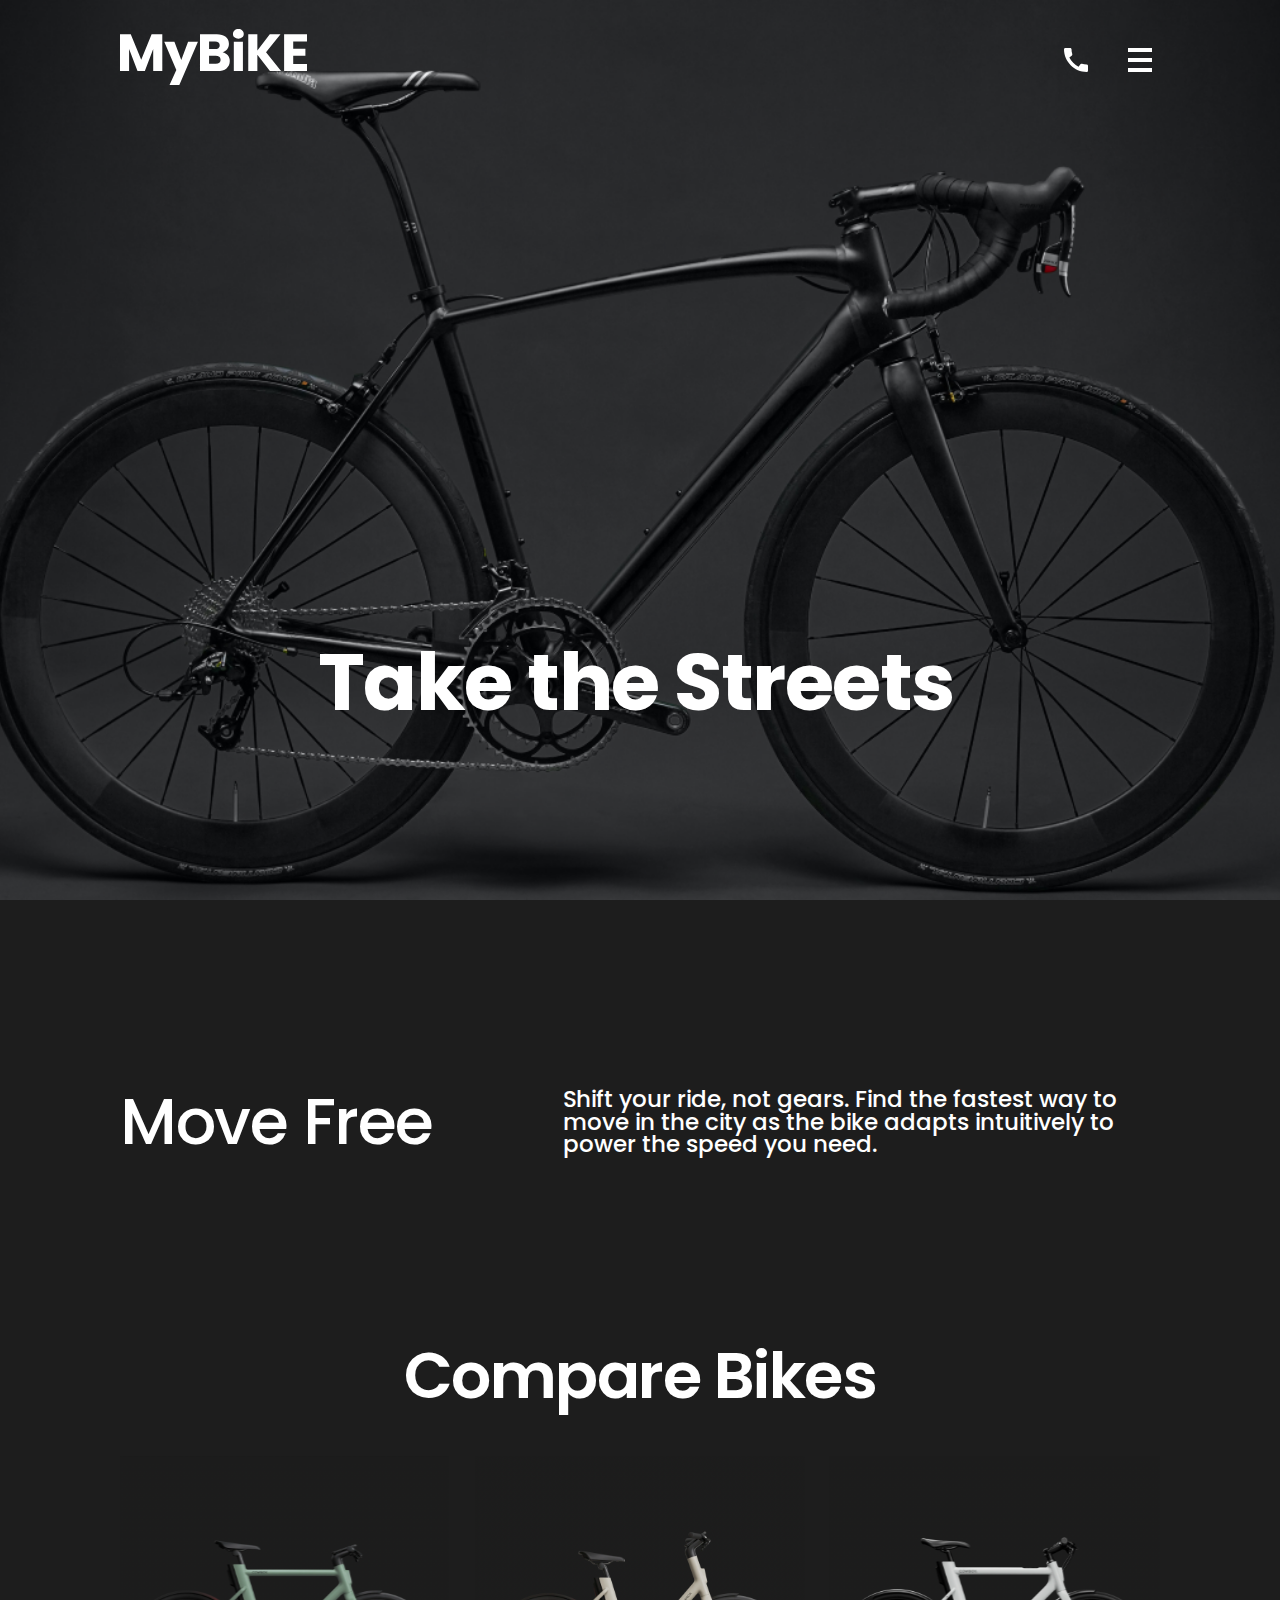
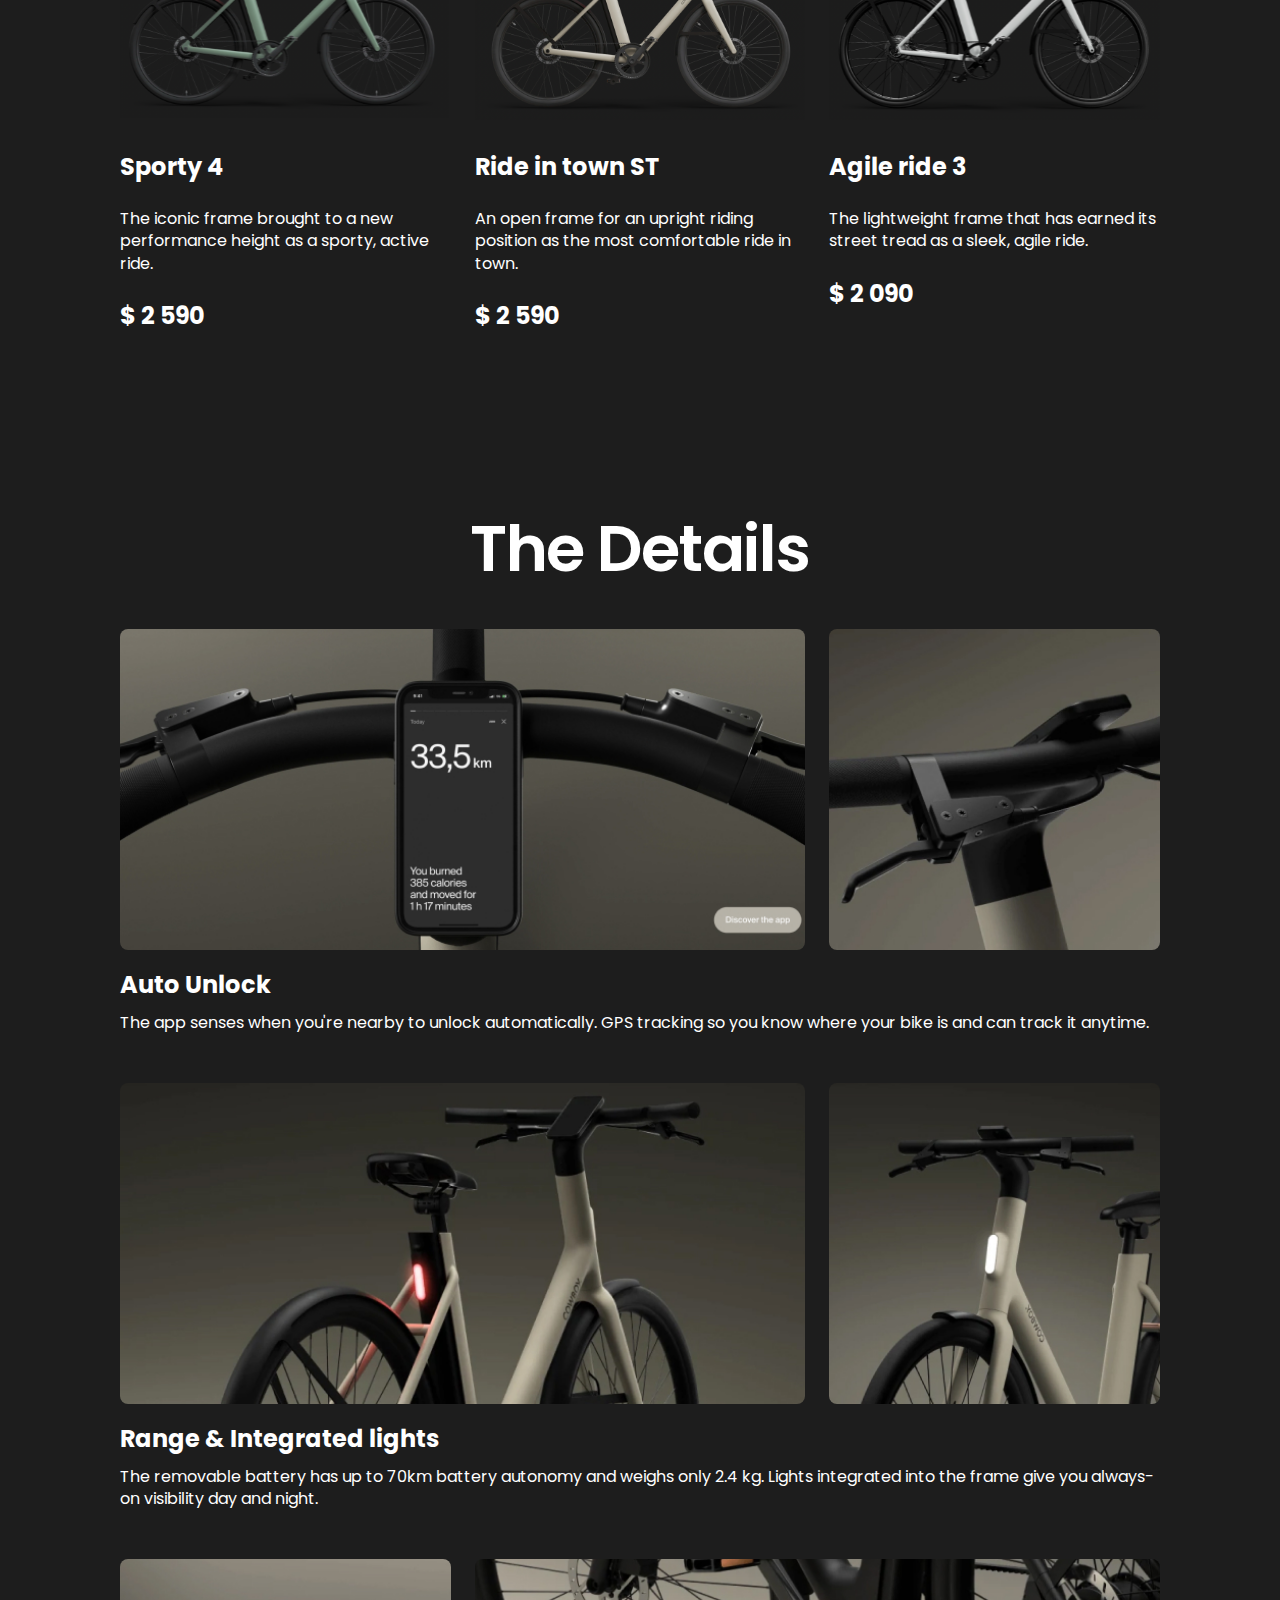
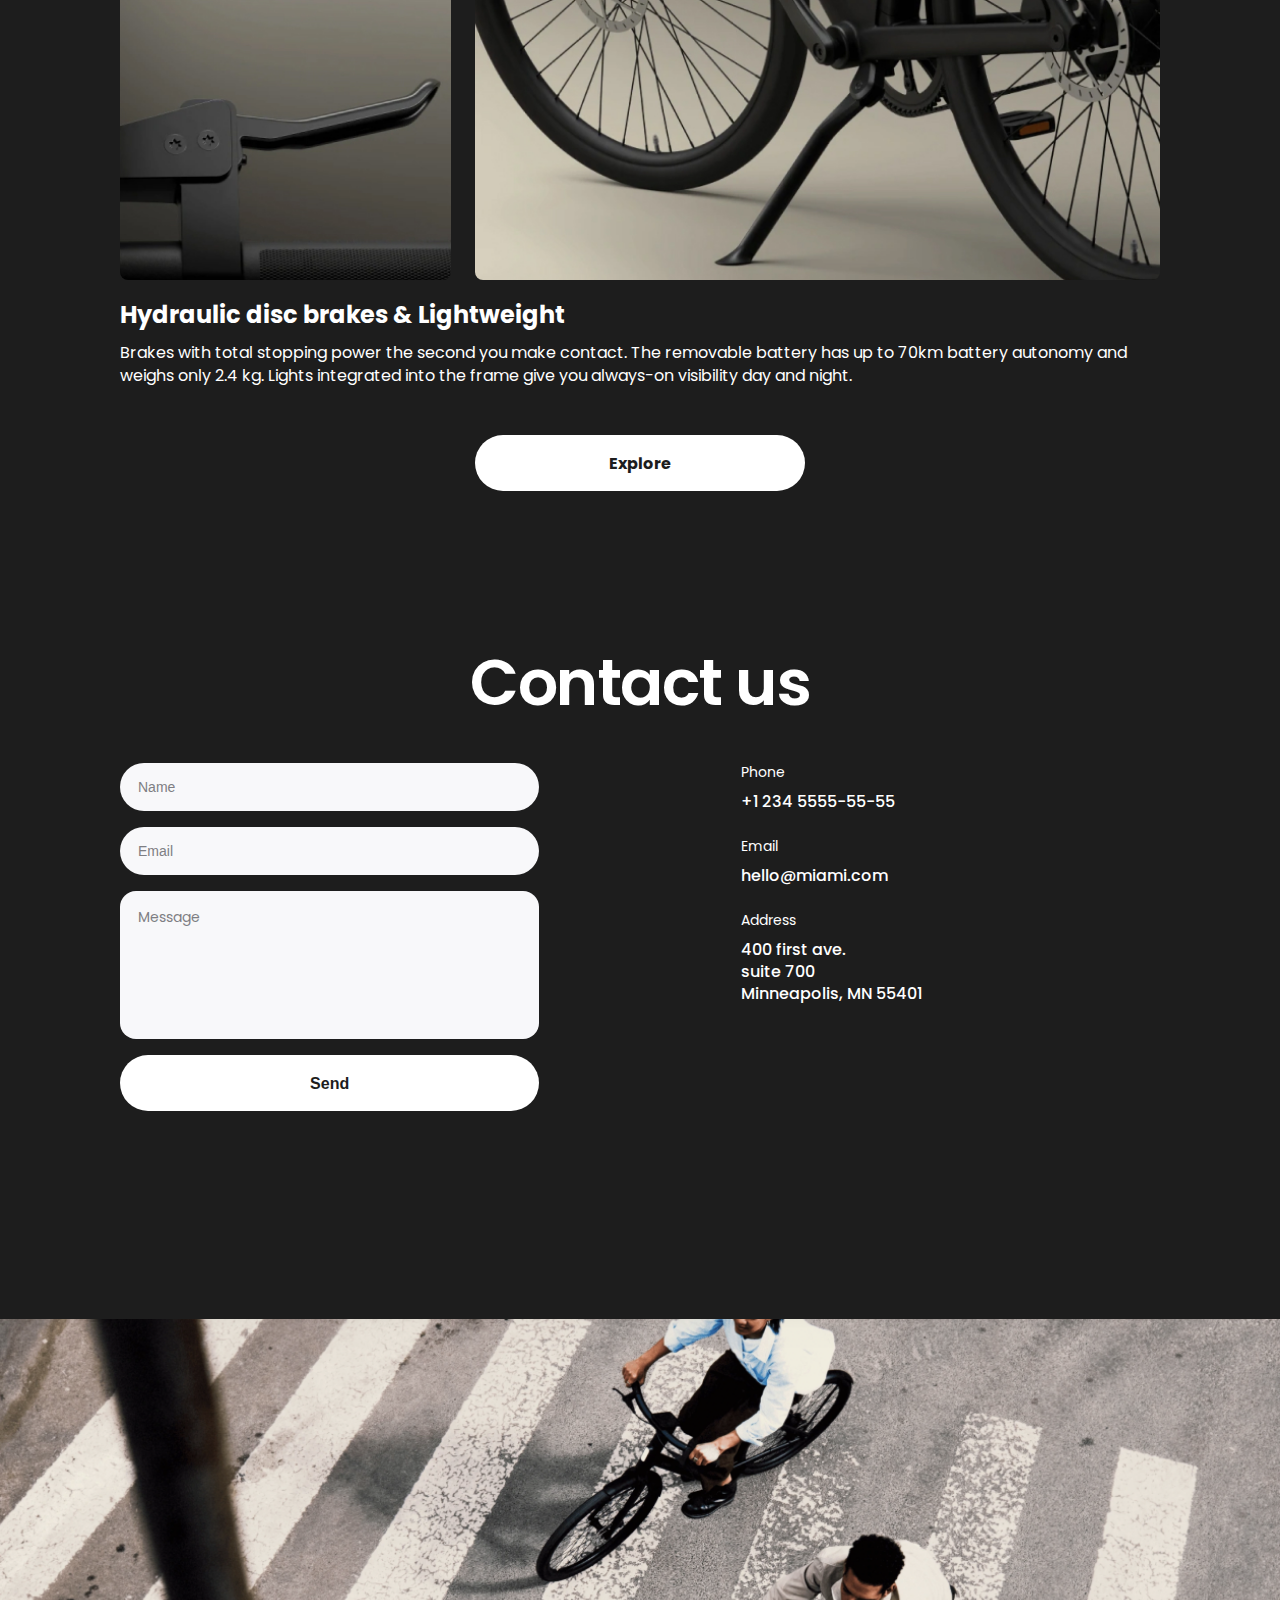
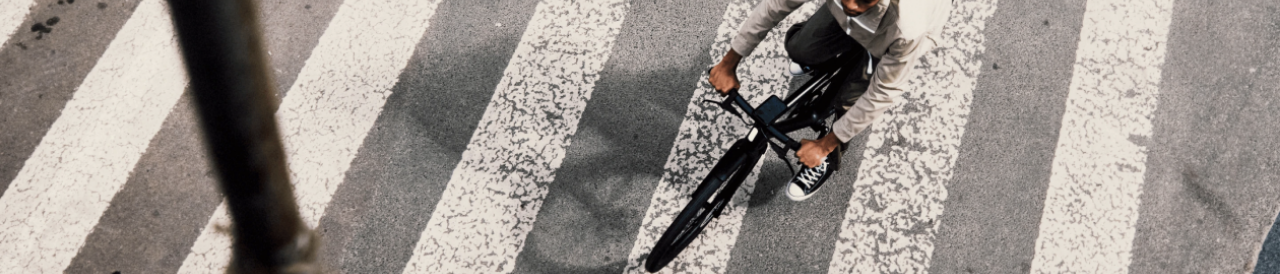
<file: index.html>
<!DOCTYPE html><html lang="en" class="page"><head><meta charset="utf-8"><meta name="viewport" content="width=device-width, initial-scale=1.0"><title>MyBike</title><link rel="preconnect" href="https://fonts.googleapis.com"><link rel="preconnect" href="https://fonts.gstatic.com" crossorigin><link href="https://fonts.googleapis.com/css2?family=Poppins:wght@400;500;600;700&display=swap" rel="stylesheet"><link rel="stylesheet" href="index.d3f5edc5.css"><script src="index.39ce8ae2.js" defer></script><link rel="icon" href="favicon.2bd4520d.svg"></head><body class="page__body"> <header class="header page__section"> <div class="container container--header"> <div class="header__content"> <div class="header__top top-actions"> <a href="#" class="logo"> <img src="logo_white.a806cd37.svg" alt="Take the Streets" class="logo__image"> </a> <div class="header__block"> <a href="tel:+1 234 555-55-55" class="header__call icon icon--phone"></a> <a href="#menu" class="icon icon--menu"></a> </div> </div> <h1 class="header__title"> Take the Streets </h1> </div> </div> </header> <nav class="menu page__menu" id="menu"> <div class="container"> <div class="menu__content"> <div class="menu__top top-actions"> <a href="#" class="logo"> <img src="logo_black.42b69e77.svg" alt="Take the Streets" class="logo__image"> </a> <div class="container__cross"> <a href="#" class="icon icon--cross"></a> </div> </div> <ul class="menu__list"> <li class="menu__item"> <a href="#" class="menu__link"> Home </a> </li> <li class="menu__item"> <a href="#about-us" class="menu__link"> About us </a> </li> <li class="menu__item"> <a href="#compare-bikes" class="menu__link"> Compare Bikes </a> </li> <li class="menu__item"> <a href="#details" class="menu__link"> Details </a> </li> <li class="menu__item"> <a href="#contact-us" class="menu__link"> Contacts </a> </li> </ul> <a href="tel:+1 234 5555-55-55" class="menu__call menu__call--phone"> +1 234 5555-55-55 </a> <a href="tel:+1 234 5555-55-55" class="menu__call menu__call--action"> Book a test ride </a> </div> </div> </nav> <main class="main"> <section class="about page__section" id="about-us"> <div class="container"> <div class="grid grid__description--about"> <div class="grid__item grid__item--desktop-1-5 grid__item--phone-1-3 grid__item--tablet-1-3"> <h2 class="about__title"> Move Free </h2> </div> <div class="grid__item grid__item--desktop-6-12 grid__item--phone-1-3 grid__item--tablet-4-6"> <p class="about__paragraph"> Shift your ride, not gears. Find the fastest way to move in the city as the bike adapts intuitively to power the speed you need. </p> </div> </div> </div> </section> <section class="compare page__section" id="compare-bikes"> <div class="container"> <h2 class="page__section--title"> Compare Bikes </h2> <div class="grid"> <div class="grid__item grid__item--desktop-1-4 grid__item--phone-1-3 grid__item--tablet-2-5"> <div class="compare"> <img src="card1.0f4c42d9.svg" alt="Sporty 4" class="compare__photo"> <h3 class="compare__name"> Sporty 4 </h3> <p class="compare__description"> The iconic frame brought to a new performance height as a sporty, active ride. </p> <h3 class="compare__price"> $ 2 590 </h3> </div> </div> <div class="grid__item grid__item--desktop-5-8 grid__item--phone-1-3 grid__item--tablet-2-5"> <div class="compare"> <img src="card2.fc2f909c.svg" alt="Ride in town ST" class="compare__photo"> <h3 class="compare__name"> Ride in town ST </h3> <p class="compare__description"> An open frame for an upright riding position as the most comfortable ride in town. </p> <h3 class="compare__price"> $ 2 590 </h3> </div> </div> <div class="grid__item grid__item--desktop-9-12 grid__item--phone-1-3 grid__item--tablet-2-5"> <div class="compare"> <img src="card3.5b1998fc.svg" alt="Agile ride 3" class="compare__photo"> <h3 class="compare__name"> Agile ride 3 </h3> <p class="compare__description"> The lightweight frame that has earned its street tread as a sleek, agile ride. </p> <h3 class="compare__price"> $ 2 090 </h3> </div> </div> </div> </div> </section> <section class="gallery page__section" id="details"> <div class="container container--gallery"> <h2 class="page__section--title"> The Details </h2> <div class="gallery__place place"> <div class="place__photos"> <div class="grid"> <div class="grid__item grid__item--desktop-1-8 grid__item--phone-1-1 grid__item--tablet-1-4"> <div class="place__photo-container"> <img src="1.ff132836.jpg" alt="Place 1" class="place__photo"> </div> </div> <div class="grid__item grid__item--desktop-9-12 grid__item--phone-2-2 grid__item--tablet-5-6"> <div class="place__photo-container"> <img src="2.92cde002.jpg" alt="Place 1" class="place__photo"> </div> </div> </div> </div> <div class="place__description"> <h3 class="place__description-title"> Auto Unlock </h3> <p class="place__description-text"> The app senses when you're nearby to unlock automatically. GPS tracking so you know where your bike is and can track it anytime. </p> </div> </div> <div class="gallery__place place"> <div class="place__photos"> <div class="grid"> <div class="grid__item grid__item--desktop-1-8 grid__item--phone-1-1 grid__item--tablet-1-4"> <div class="place__photo-container"> <img src="3.1ec6ebbf.jpg" alt="Place 2" class="place__photo"> </div> </div> <div class="grid__item grid__item--desktop-9-12 grid__item--phone-2-2 grid__item--tablet-5-6"> <div class="place__photo-container"> <img src="4.f4243ae4.jpg" alt="Place 2" class="place__photo"> </div> </div> </div> </div> <div class="place__description"> <h3 class="place__description-title"> Range & Integrated lights </h3> <p class="place__description-text"> The removable battery has up to 70km battery autonomy and weighs only 2.4 kg. Lights integrated into the frame give you always-on visibility day and night. </p> </div> </div> <div class="gallery__place place"> <div class="place__photos"> <div class="grid"> <div class="grid__item grid__item--desktop-1-4 grid__item--phone-1-1 grid__item--tablet-1-2"> <div class="place__photo-container"> <img src="5.f5626a58.jpg" alt="Place 3" class="place__photo"> </div> </div> <div class="grid__item grid__item--desktop-5-12 grid__item--phone-2-2 grid__item--tablet-3-6"> <div class="place__photo-container"> <img src="6.0403092b.jpg" alt="Place 3" class="place__photo"> </div> </div> </div> </div> <div class="place__description"> <h3 class="place__description-title"> Hydraulic disc brakes & Lightweight </h3> <p class="place__description-text"> Brakes with total stopping power the second you make contact. The removable battery has up to 70km battery autonomy and weighs only 2.4 kg. Lights integrated into the frame give you always-on visibility day and night. </p> </div> </div> <div class="grid"> <div class="grid__item grid__item--desktop-5-8 grid__item--phone-1-3 grid__item--tablet-2-5"> <a href="#" class="button"> Explore </a> </div> </div> </div> </section> <section class="contact-us page__section" id="contact-us"> <div class="container container__width"> <h2 class="page__section--title"> Contact us </h2> <div class="grid"> <div class="grid__item grid__item--desktop-1-5 grid__item--phone-1-3 grid__item--tablet-1-3"> <form method="get" id="form" action="#" class="contact-us__form"> <input name="name" type="text" placeholder="Name" class="contact-us__field form-field" required autocomplete="off" aria-autocomplete="none" minlength="4" maxlength="28"> <input name="email" type="email" placeholder="Email" class="contact-us__field form-field" required autocomplete="off" aria-autocomplete="none"> <textarea name="message" placeholder="Message" class="contact-us__field form-field form-field--textarea" required></textarea> <button class="button button--primary"> Send </button> </form> </div> <div class="grid__item grid__item--desktop-8-10 grid__item--phone-1-3 grid__item--tablet-4-5"> <div class="contact-us__info"> <div class="contact-us__info-title"> Phone </div> <a href="tel:+1 234 5555-55-55" class="contact-us__info-link"> +1 234 5555-55-55 </a> </div> <div class="contact-us__info"> <div class="contact-us__info-title"> Email </div> <a href="mailto:hello@miami.com" class="contact-us__info-link"> hello@miami.com </a> </div> <div class="contact-us__info"> <div class="contact-us__info-title"> Address </div> <a href="https://goo.gl/maps/AxBQYfYRKnzsFd8v6" target="_blank" class="contact-us__info-link"> 400 first ave. <br> suite 700 <br> Minneapolis, MN 55401 </a> </div> </div> </div> </div> </section> </main> <footer class="footer"></footer> </body></html>
</file>
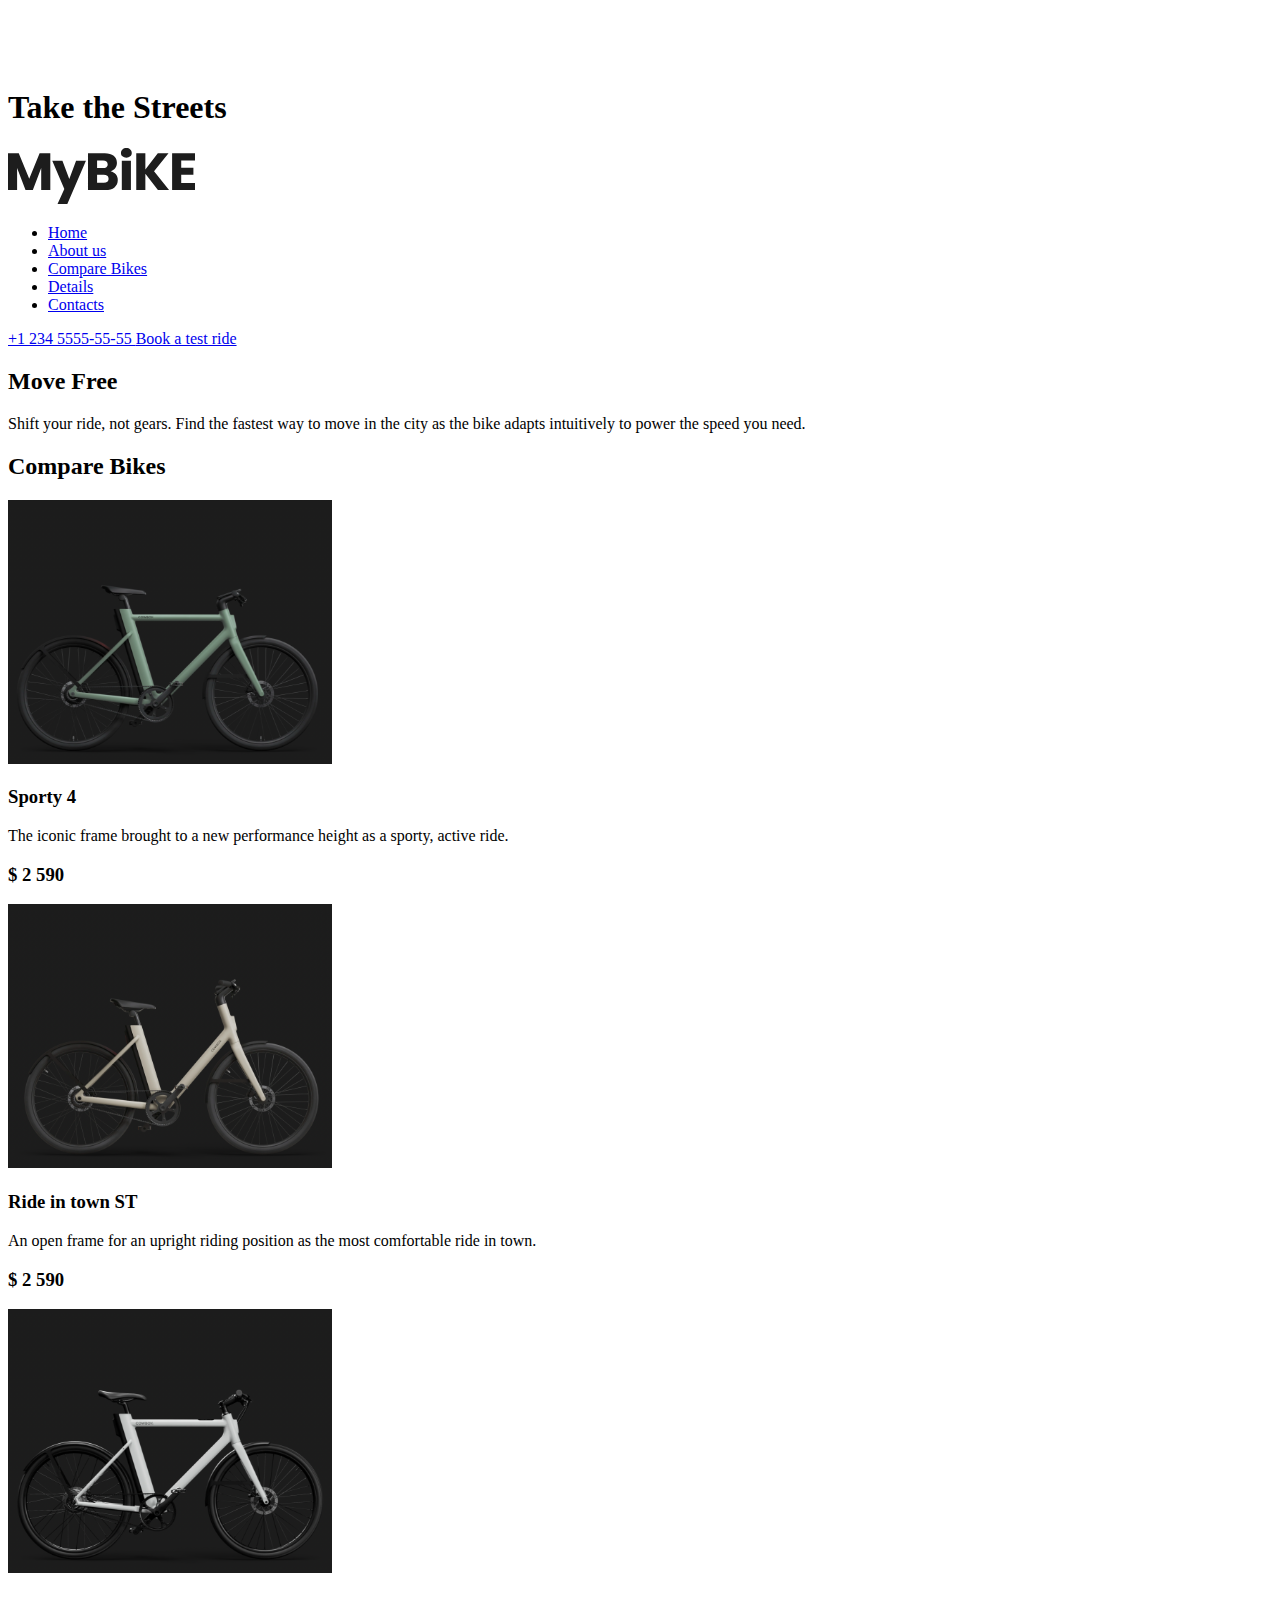
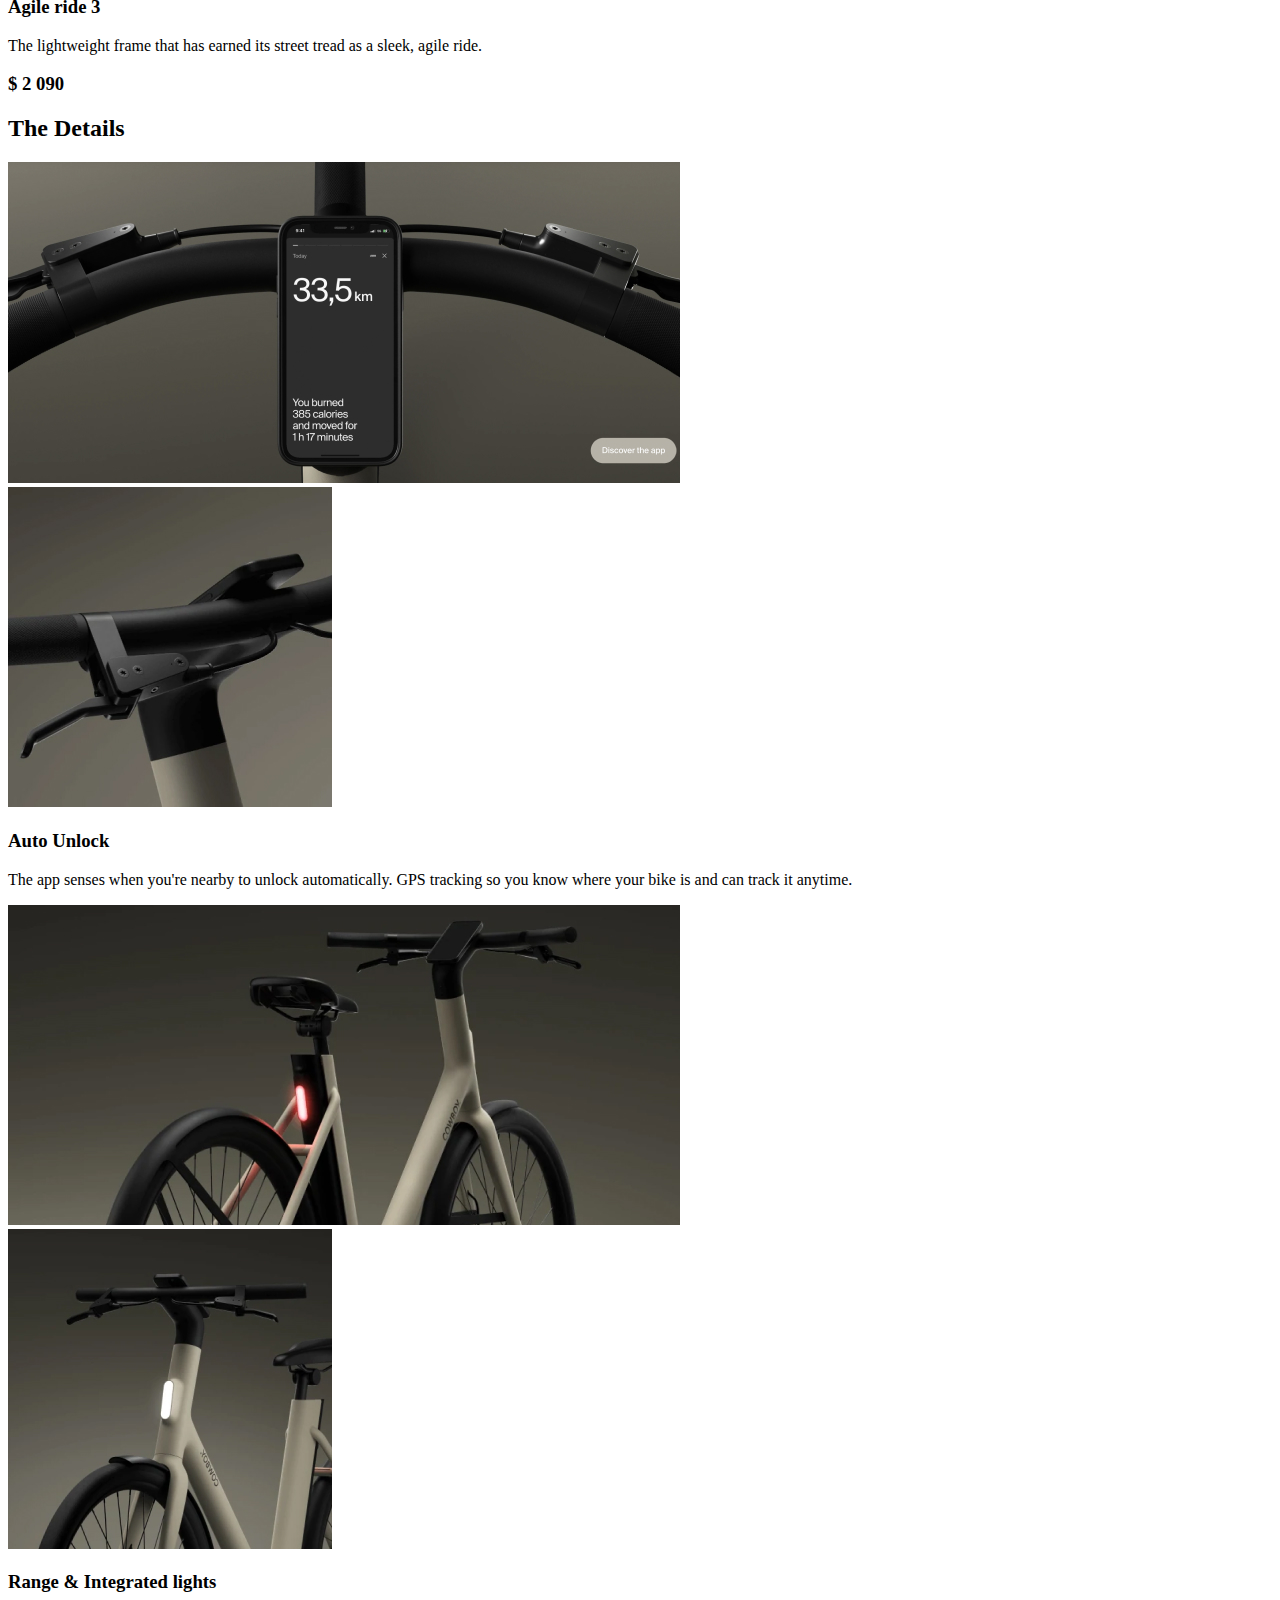
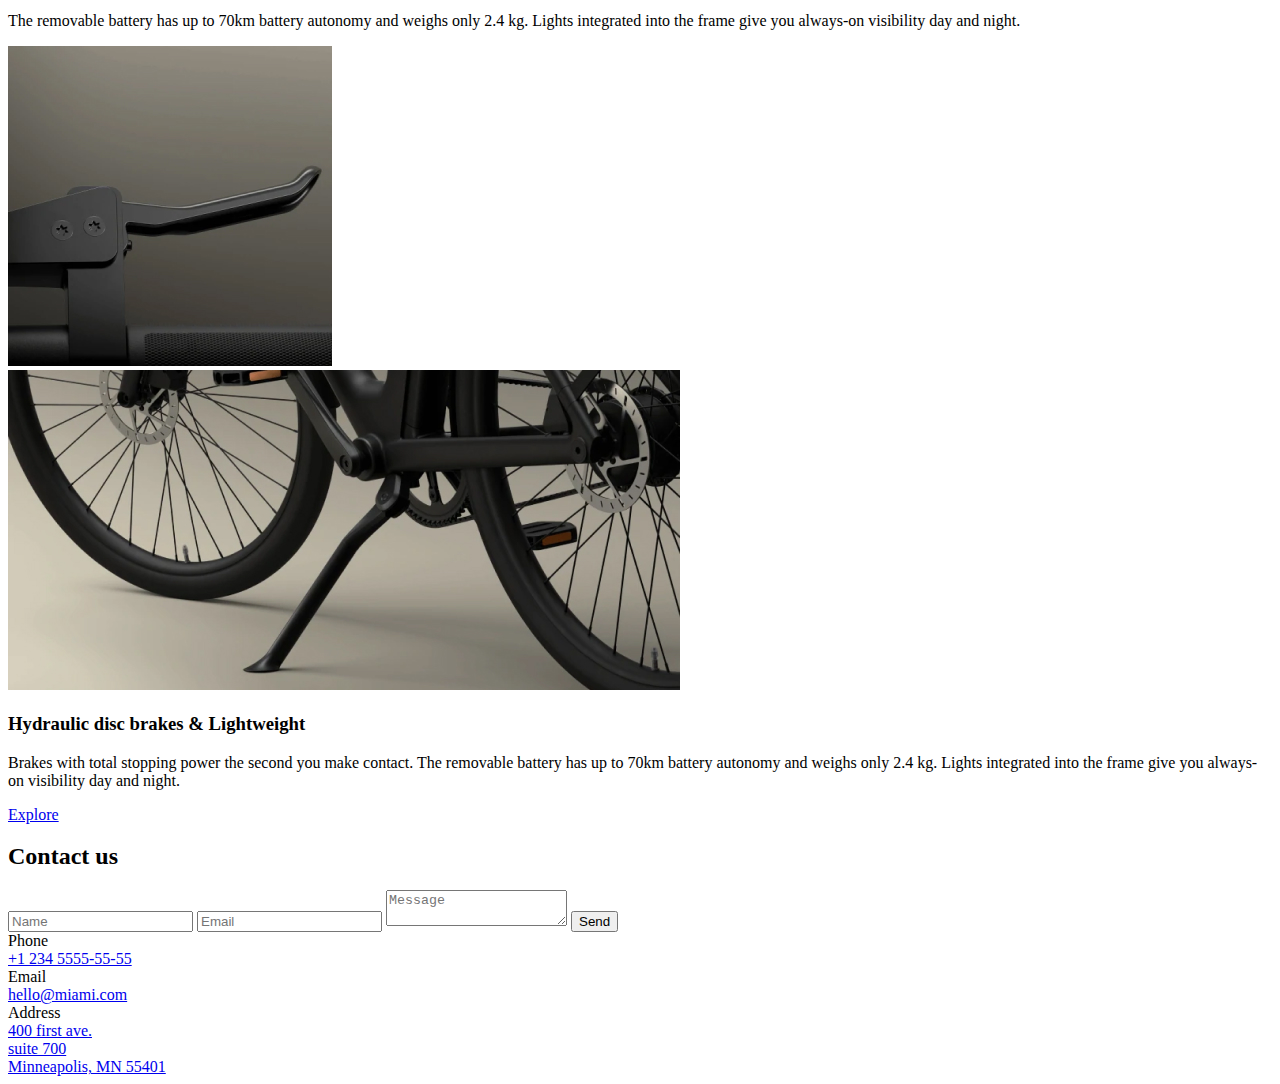
<file: src/index.html>
<!DOCTYPE html>
<html lang="en" class="page">
  <head>
    <meta charset="UTF-8">
    <meta
      name="viewport"
      content="width=device-width, initial-scale=1.0"
    >
    <title>MyBike</title>
    <link rel="preconnect" href="https://fonts.googleapis.com">
    <link
      rel="preconnect"
      href="https://fonts.gstatic.com"
      crossorigin="'true"
    >
    <link href="https://fonts.googleapis.com/css2?family=Poppins:wght@400;500;600;700&display=swap" rel="stylesheet">
    <link rel="stylesheet" href="./styles/main.scss">
    <script src="scripts/main.js" defer></script>
    <link rel="icon" href="images/favicon.svg">
  </head>

  <body class="page__body">
    <header class="header page__section">
      <div class="container container--header">
        <div class="header__content">
          <div class="header__top top-actions">
            <a href="#" class="logo">
              <img
                src="images/logo_white.svg"
                alt="Take the Streets"
                class="logo__image"
              >
            </a>
            <div class="header__block">
              <a href="tel:+1 234 555-55-55" class="icon icon--phone header__call"></a>
              <a href="#menu" class="icon icon--menu"></a>
            </div>
          </div>
          <h1 class="header__title">
            Take the Streets
          </h1>
        </div>
      </div>
    </header>

    <nav class="page__menu menu" id="menu">
      <div class="container">
        <div class="menu__content">
          <div class="top-actions menu__top">
            <a href="#" class="logo">
              <img
                src="images/logo_black.svg"
                alt="Take the Streets"
                class="logo__image"
              >
            </a>
            <div class="container__cross">
              <a href="#" class="icon icon--cross"></a>
            </div>

          </div>

          <ul class="menu__list">
            <li class="menu__item">
              <a href="#" class="menu__link">
                Home
              </a>
            </li>

            <li class="menu__item">
              <a href="#about-us" class="menu__link">
                About us
              </a>
            </li>

            <li class="menu__item">
              <a href="#compare-bikes" class="menu__link">
                Compare Bikes
              </a>
            </li>

            <li class="menu__item">
              <a href="#details" class="menu__link">
                Details
              </a>
            </li>

            <li class="menu__item">
              <a href="#contact-us" class="menu__link">
                Contacts
              </a>
            </li>
          </ul>

          <a
            href="tel:+1 234 5555-55-55"
            class="menu__call menu__call--phone"
          >
            +1 234 5555-55-55
          </a>
          <a
            href="tel:+1 234 5555-55-55"
            class="menu__call menu__call--action"
          >
            Book a test ride
          </a>
        </div>
      </div>
    </nav>

    <main class="main">
      <section
        class="page__section about"
        id="about-us"
      >
        <div class="container">
          <div class="grid grid__description--about">
            <div class="
              grid__item
              grid__item--desktop-1-5
              grid__item--tablet-1-3
              grid__item--phone-1-3"
            >
              <h2 class="about__title">
                Move Free
              </h2>
            </div>

            <div class="
              grid__item
              grid__item--desktop-6-12
              grid__item--tablet-4-6
              grid__item--phone-1-3"
            >
              <p class="about__paragraph">
                Shift your ride, not gears. Find the fastest way to move in the city as the bike adapts intuitively to power the speed you need.
              </p>
            </div>
          </div>
        </div>
      </section>

      <section
        class="page__section compare"
        id="compare-bikes"
      >
        <div class="container">
          <h2 class="page__section--title">
            Compare Bikes
          </h2>

          <div class="grid">
            <div class="
              grid__item
              grid__item--desktop-1-4
              grid__item--tablet-2-5
              grid__item--phone-1-3"
            >
              <div class="compare">
                <img
                  src="images/card1.svg"
                  alt="Sporty 4"
                  class="compare__photo"
                >
                <h3 class="compare__name">
                  Sporty 4
                </h3>
                <p class="compare__description">
                  The iconic frame brought to a new performance height as a sporty, active ride.
                </p>
                <h3 class="compare__price">
                  $ 2 590
                </h3>
              </div>
            </div>
            <div class="
              grid__item
              grid__item--desktop-5-8
              grid__item--tablet-2-5
              grid__item--phone-1-3"
            >
              <div class="compare">
                <img
                  src="images/card2.svg"
                  alt="Ride in town ST"
                  class="compare__photo"
                >
                <h3 class="compare__name">
                  Ride in town ST
                </h3>
                <p class="compare__description">
                  An open frame for an upright riding position as the most comfortable ride in town.
                </p>
                <h3 class="compare__price">
                  $ 2 590
                </h3>
              </div>
            </div>
            <div class="
              grid__item
              grid__item--desktop-9-12
              grid__item--tablet-2-5
              grid__item--phone-1-3"
            >
              <div class="compare">
                <img
                  src="images/card3.svg"
                  alt="Agile ride 3"
                  class="compare__photo"
                >
                <h3 class="compare__name">
                  Agile ride 3
                </h3>
                <p class="compare__description">
                  The lightweight frame that has earned its street tread as a sleek, agile ride.
                </p>
                <h3 class="compare__price">
                  $ 2 090
                </h3>
              </div>
            </div>
          </div>
        </div>
      </section>

      <section
        class="page__section gallery"
        id="details"
      >
        <div class="container container--gallery">
          <h2 class="page__section--title">
            The Details
          </h2>

          <div class="gallery__place place">
            <div class="place__photos">
              <div class="grid">
                <div class="
                grid__item
                grid__item--desktop-1-8
                grid__item--tablet-1-4
                grid__item--phone-1-1"
                >
                  <div class="place__photo-container">
                    <img
                      src="images/photos/1.jpg"
                      alt="Place 1"
                      class="place__photo"
                    >
                  </div>
                </div>
                <div class="
                  grid__item
                  grid__item--desktop-9-12
                  grid__item--tablet-5-6
                  grid__item--phone-2-2"
                >
                  <div class="place__photo-container">
                    <img
                      src="images/photos/2.jpg"
                      alt="Place 1"
                      class="place__photo"
                    >
                  </div>
                </div>
              </div>
            </div>

            <div class="place__description">
              <h3 class="place__description-title">
                Auto Unlock
              </h3>
              <p class="place__description-text">
                The app senses when you're nearby to unlock automatically. GPS tracking so you know where your bike is and can track it anytime.
              </p>
            </div>
          </div>
          <div class="gallery__place place">
            <div class="place__photos">
              <div class="grid">
                <div class="
                  grid__item
                  grid__item--desktop-1-8
                  grid__item--tablet-1-4
                  grid__item--phone-1-1"
                >
                  <div class="place__photo-container">
                    <img
                      src="images/photos/3.jpg"
                      alt="Place 2"
                      class="place__photo"
                    >
                  </div>
                </div>
                <div class="
                  grid__item
                  grid__item--desktop-9-12
                  grid__item--tablet-5-6
                  grid__item--phone-2-2"
                >
                  <div class="place__photo-container">
                    <img
                      src="images/photos/4.jpg"
                      alt="Place 2"
                      class="place__photo"
                    >
                  </div>
                </div>
              </div>
            </div>

            <div class="place__description">
              <h3 class="place__description-title">
                Range & Integrated lights
              </h3>
              <p class="place__description-text">
                The removable battery has up to 70km battery autonomy and weighs only 2.4 kg. Lights integrated into the frame give you always-on visibility day and night.
              </p>
            </div>
          </div>
          <div class="gallery__place place">
            <div class="place__photos">
              <div class="grid">
                <div class="
                  grid__item
                  grid__item--desktop-1-4
                  grid__item--tablet-1-2
                  grid__item--phone-1-1"
                >
                  <div class="place__photo-container">
                    <img
                      src="images/photos/5.jpg"
                      alt="Place 3"
                      class="place__photo"
                    >
                  </div>
                </div>
                <div class="
                  grid__item
                  grid__item--desktop-5-12
                  grid__item--tablet-3-6
                  grid__item--phone-2-2"
                >
                  <div class="place__photo-container">
                    <img
                      src="images/photos/6.jpg"
                      alt="Place 3"
                      class="place__photo"
                    >
                  </div>
                </div>
              </div>
            </div>

            <div class="place__description">
              <h3 class="place__description-title">
                Hydraulic disc brakes & Lightweight
              </h3>
              <p class="place__description-text">
                Brakes with total stopping power the second you make contact. The removable battery has up to 70km battery autonomy and weighs only 2.4 kg. Lights integrated into the frame give you always-on visibility day and night.
              </p>
            </div>
          </div>

          <div class="grid">
            <div class="
              grid__item
              grid__item--desktop-5-8
              grid__item--tablet-2-5
              grid__item--phone-1-3"
            >
              <a href="#" class="button">
                Explore
              </a>
            </div>
          </div>
        </div>
      </section>

      <section class="page__section contact-us" id="contact-us">
        <div class="container container__width">
          <h2 class="page__section--title">
            Contact us
          </h2>

          <div class="grid">
            <div class="
              grid__item
              grid__item--desktop-1-5
              grid__item--tablet-1-3
              grid__item--phone-1-3"
            >
              <form
                method="get"
                id="form"
                action="#"
                class="contact-us__form"
              >
                <input
                  name="name"
                  type="text"
                  placeholder="Name"
                  class="contact-us__field form-field"
                  required
                  autocomplete="off"
                  aria-autocomplete="none"
                  minlength="4"
                  maxlength="28"
                >
                <input
                  name="email"
                  type="email"
                  placeholder="Email"
                  class="contact-us__field form-field"
                  required
                  autocomplete="off"
                  aria-autocomplete="none"
                >
                <textarea
                  name="message"
                  placeholder="Message"
                  class="
                  contact-us__field

                  form-field
                  form-field--textarea"
                  required
                ></textarea>

                <button class="button button--primary">
                  Send
                </button>
              </form>
            </div>

            <div class="
              grid__item
              grid__item--desktop-8-10
              grid__item--tablet-4-5
              grid__item--phone-1-3"
            >
              <div class="contact-us__info">
                <div class="contact-us__info-title">
                  Phone
                </div>
                <a
                  href="tel:+1 234 5555-55-55"
                  class="contact-us__info-link"
                >
                  +1 234 5555-55-55
                </a>
              </div>

              <div class="contact-us__info">
                <div class="contact-us__info-title">
                  Email
                </div>
                <a
                  href="mailto:hello@miami.com"
                  class="contact-us__info-link"
                >
                  hello@miami.com
                </a>
              </div>

              <div class="contact-us__info">
                <div class="contact-us__info-title">
                  Address
                </div>
                <a
                  href="https://goo.gl/maps/AxBQYfYRKnzsFd8v6"
                  target="_blank"
                  class="contact-us__info-link"
                >
                  400 first ave.
                  <br>
                  suite 700
                  <br>
                  Minneapolis, MN 55401
                </a>
              </div>
            </div>
          </div>
        </div>
      </section>
    </main>

    <footer class="footer"></footer>
  </body>
</html>
</file>
<file: index.d3f5edc5.css>
html{scroll-behavior:smooth}.page{scroll-behavior:smooth;color:#fff;font-family:Poppins,sans-serif;font-size:16px;font-weight:400;line-height:140%}.page__body{background-color:#1d1d1d;margin:0;overflow-x:hidden}.page__body--with-menu{overflow:hidden}.page__menu{transition:transform .3s;position:fixed;top:0;left:0;right:0;transform:translate(-100%)}.page__menu:target{transform:translate(0)}.page__section{margin-bottom:92px}@media (min-width:1024px){.page__section{margin-bottom:160px}}.page__section--title{text-align:center;letter-spacing:-1.5px;color:#fff;margin:0 0 48px;font-size:32px;font-weight:500;line-height:32px;transition:all .3s}.page__section--title:hover{text-shadow:1px 4px 16px rgba(232,232,240,.4)}@media (min-width:1024px){.page__section--title{text-align:center;letter-spacing:-1.5px;color:#fff;font-size:64px;font-weight:600;line-height:100%}}.header{background-image:url(Cover_photo.bced6dda.png);background-position:50%;background-size:cover}@media (max-width:599px){.header{background-image:url(background-mobile.60b282d9.png);background-position:50%;background-size:cover}}@media (min-width:600px) and (max-width:1023px){.header{background-image:url(background-Tablet.bda37b15.png)}}@media (min-width:1024px){.header{background-image:url(background-desktop.f5518d07.png)}}.header__content{box-sizing:border-box;-ms-flex-direction:column;flex-direction:column;-ms-flex-pack:justify;justify-content:space-between;height:100vh;display:-ms-flexbox;display:flex}@media (max-width:599px){.header__content{padding:29px 0 24px}}@media (min-width:600px) and (max-width:1023px){.header__content{padding:29px 0 74px}}@media (min-width:1024px){.header__content{padding:29px 0 124px}}.header__title{font-size:36px;line-height:100%;font-style:bold;text-align:center;color:#fff;letter-spacing:-1.5px;-ms-flex-align:center;align-items:center;transition:all .3s}.header__title:hover{text-shadow:1px 4px 16px rgba(232,232,240,.4)}@media (min-width:1024px){.header__title{font-size:80px;font-weight:700}}@media (min-width:600px) and (max-width:1023px){.header__title{font-size:64px;font-weight:700}}@media (max-width:599px){.header__title{font-size:36px;font-weight:700}}.header__call{text-decoration:none;transition:all .3s}@media (min-width:1024px){.header__call:before{content:"+1 234 555-55-55";font-weight:700;font-style:bold;color:#fff;letter-spacing:2px;opacity:0;pointer-events:none;width:max-content;padding-right:20px;font-size:12px;line-height:16px;transition:all .3s;display:block;position:relative;top:50%;transform:translate(-100%,-50%)}.header__call:hover:before{opacity:1;pointer-events:all}}.header__block{-ms-flex-align:center;align-items:center;gap:30px;display:-ms-flexbox;display:flex}@media (min-width:600px) and (max-width:1023px){.header__block{gap:40px}}@media (min-width:1024px){.header__block{gap:40px}}.logo__image{transition:all .3s}.logo__image:hover{transform:scale(1.2)}@media (min-width:1024px){.logo__image{height:56px}}@media (max-width:599px){.logo__image{height:38px}}.icon{background-position:50%;background-repeat:no-repeat;background-size:cover;display:block}@media (max-width:599px){.icon{width:18px;height:18px}}@media (min-width:600px) and (max-width:1023px){.icon{width:24px;height:24px}}@media (min-width:1024px){.icon{width:24px;height:24px}}.icon--menu{background-image:url(menu.3b0bcde6.svg)}.icon--menu:hover{background-image:url(menu_hover.7722ce86.svg)}.icon--phone{background-image:url(phone.10a2213c.svg)}.icon--cross{background-image:url(cross.01957458.svg);transition:transform .3s}.icon--cross:hover{transform:rotate(180deg)}.container__cross{-ms-flex-pack:center;justify-content:center;-ms-flex-align:center;align-items:center;width:26px;display:-ms-flexbox;display:flex}@media (min-width:1024px){.container__cross{-ms-flex-pack:center;justify-content:center;-ms-flex-align:start;align-items:flex-start;width:90px}}@media (min-width:600px) and (max-width:1023px){.container__cross{-ms-flex-pack:end;justify-content:flex-end;-ms-flex-align:start;align-items:flex-start;width:25px}}@media (min-width:1024px) and (max-width:1390px){.container__cross{-ms-flex-pack:end;justify-content:flex-end;width:30px}}.menu{box-sizing:border-box;background-color:#e5e5e5;height:100vh;overflow:hidden}.menu__content{height:100vh;padding:29px 0}@media (min-width:1024px){.menu__content{padding:48px 0}}@media (min-width:600px) and (max-width:1023px){.menu__content{padding:36px 0 36px 52px}}.menu__top{margin:0 auto 44px}@media (min-width:1024px){.menu__top{margin:0 0 48px}}.menu__list{margin:0 0 40px;padding:0;font-weight:600;list-style:none}@media (min-width:1024px){.menu__list{font-weight:700}}.menu__item{margin-bottom:32px}.menu__item:last-child{margin-bottom:0}.menu__link{color:#1d1d1d;letter-spacing:2px;text-transform:uppercase;border-bottom:1px solid transparent;padding-bottom:8px;font-size:22px;font-weight:600;line-height:22px;text-decoration:none;transition:border-color .3s;display:inline-block}.menu__link:hover{border-color:#1d1d1d}.menu__call{color:#1d1d1d;width:max-content;text-decoration:none;display:block}.menu__call--phone{padding-bottom:16px;font-size:16px;font-weight:700;line-height:27px}.menu__call--action{text-transform:uppercase;letter-spacing:2px;border-bottom:1px solid #1d1d1d;padding-bottom:8px;font-size:12px;font-weight:600;line-height:16px}.top-actions{-ms-flex-pack:justify;justify-content:space-between;display:-ms-flexbox;display:flex}@media (max-width:599px){.top-actions{max-width:599px}}@media (min-width:1024px){.top-actions{max-width:1260px}}@media (min-width:600px) and (max-width:1023px){.top-actions{max-width:1023px}}.about{margin-top:60px}@media (min-width:1024px){.about{margin-top:120px}}@media (min-width:600px) and (max-width:1023px){.about{margin-top:120px}}.about__title{letter-spacing:-1.5px;color:#fff;margin:0 0 32px;padding:30px 0;font-size:32px;font-weight:500;line-height:100%;transition:hover .3s}.about__title:hover{text-shadow:1px 4px 16px rgba(232,232,240,.4)}@media (min-width:1024px){.about__title{margin-bottom:0;font-size:64px;line-height:100%}}.about__paragraph{font-size:23px;font-weight:500}.container{margin:0 auto;padding:0 20px}@media (min-width:600px) and (max-width:1023px){.container{margin:0 auto;padding:0 72px}}@media (min-width:1024px){.container{margin:0 auto;padding:0 120px}}.container__width{width:-webkit-fill-available}.container--header{padding:0 20px}@media (min-width:600px) and (max-width:1023px){.container--header{padding:0 72px}}@media (min-width:1024px){.container--header{max-width:1260px;padding:0 128px 0 120px}}@media (max-width:599px){.container--header{max-width:599px}}@media (min-width:600px) and (max-width:1023px){.container--header{max-width:800px}}.compare__photo{width:100%;height:228px;transition:all .3s}@media (min-width:1024px){.compare__photo{height:264px}}@media (min-width:600px) and (max-width:1023px){.compare__photo{height:316px}}.compare__photo:hover{transform:scale(1.2)}.compare__name{color:#fff;font-size:24px;font-weight:700;line-height:140%}.compare__description{color:#fff;font-size:16px;font-weight:400;line-height:140%}.compare__price{color:#fff;font-size:24px;font-weight:700;line-height:140%}.grid{grid-template-columns:repeat(2,1fr);column-gap:20px;display:grid}@media (max-width:599px){.grid{grid-template-columns:repeat(2,1fr);column-gap:20px}}@media (min-width:600px) and (max-width:1023px){.grid{grid-template-columns:repeat(6,1fr);column-gap:24px}}@media (min-width:1024px){.grid{grid-template-columns:repeat(12,1fr);column-gap:24px}}.grid--desktop{display:block}@media (min-width:1024px){.grid--desktop{display:grid}}.grid--tablet{display:block}@media (min-width:600px) and (max-width:1023px){.grid--tablet{display:grid}}.grid--phone{display:block}@media (min-width:600px) and (max-width:1023px){.grid--phone{display:grid}}.grid__description--about{-ms-flex-pack:center;justify-content:center;-ms-flex-align:center;align-items:center}@media (min-width:1024px){.grid__item--desktop-1-1{grid-column:1/2}.grid__item--desktop-1-2{grid-column:1/3}.grid__item--desktop-1-3{grid-column:1/4}.grid__item--desktop-1-4{grid-column:1/5}.grid__item--desktop-1-5{grid-column:1/6}.grid__item--desktop-1-6{grid-column:1/7}.grid__item--desktop-1-7{grid-column:1/8}.grid__item--desktop-1-8{grid-column:1/9}.grid__item--desktop-1-9{grid-column:1/10}.grid__item--desktop-1-10{grid-column:1/11}.grid__item--desktop-1-11{grid-column:1/12}.grid__item--desktop-1-12{grid-column:1/13}.grid__item--desktop-2-2{grid-column:2/3}.grid__item--desktop-2-3{grid-column:2/4}.grid__item--desktop-2-4{grid-column:2/5}.grid__item--desktop-2-5{grid-column:2/6}.grid__item--desktop-2-6{grid-column:2/7}.grid__item--desktop-2-7{grid-column:2/8}.grid__item--desktop-2-8{grid-column:2/9}.grid__item--desktop-2-9{grid-column:2/10}.grid__item--desktop-2-10{grid-column:2/11}.grid__item--desktop-2-11{grid-column:2/12}.grid__item--desktop-2-12{grid-column:2/13}.grid__item--desktop-3-3{grid-column:3/4}.grid__item--desktop-3-4{grid-column:3/5}.grid__item--desktop-3-5{grid-column:3/6}.grid__item--desktop-3-6{grid-column:3/7}.grid__item--desktop-3-7{grid-column:3/8}.grid__item--desktop-3-8{grid-column:3/9}.grid__item--desktop-3-9{grid-column:3/10}.grid__item--desktop-3-10{grid-column:3/11}.grid__item--desktop-3-11{grid-column:3/12}.grid__item--desktop-3-12{grid-column:3/13}.grid__item--desktop-4-4{grid-column:4/5}.grid__item--desktop-4-5{grid-column:4/6}.grid__item--desktop-4-6{grid-column:4/7}.grid__item--desktop-4-7{grid-column:4/8}.grid__item--desktop-4-8{grid-column:4/9}.grid__item--desktop-4-9{grid-column:4/10}.grid__item--desktop-4-10{grid-column:4/11}.grid__item--desktop-4-11{grid-column:4/12}.grid__item--desktop-4-12{grid-column:4/13}.grid__item--desktop-5-5{grid-column:5/6}.grid__item--desktop-5-6{grid-column:5/7}.grid__item--desktop-5-7{grid-column:5/8}.grid__item--desktop-5-8{grid-column:5/9}.grid__item--desktop-5-9{grid-column:5/10}.grid__item--desktop-5-10{grid-column:5/11}.grid__item--desktop-5-11{grid-column:5/12}.grid__item--desktop-5-12{grid-column:5/13}.grid__item--desktop-6-6{grid-column:6/7}.grid__item--desktop-6-7{grid-column:6/8}.grid__item--desktop-6-8{grid-column:6/9}.grid__item--desktop-6-9{grid-column:6/10}.grid__item--desktop-6-10{grid-column:6/11}.grid__item--desktop-6-11{grid-column:6/12}.grid__item--desktop-6-12{grid-column:6/13}.grid__item--desktop-7-7{grid-column:7/8}.grid__item--desktop-7-8{grid-column:7/9}.grid__item--desktop-7-9{grid-column:7/10}.grid__item--desktop-7-10{grid-column:7/11}.grid__item--desktop-7-11{grid-column:7/12}.grid__item--desktop-7-12{grid-column:7/13}.grid__item--desktop-8-8{grid-column:8/9}.grid__item--desktop-8-9{grid-column:8/10}.grid__item--desktop-8-10{grid-column:8/11}.grid__item--desktop-8-11{grid-column:8/12}.grid__item--desktop-8-12{grid-column:8/13}.grid__item--desktop-9-9{grid-column:9/10}.grid__item--desktop-9-10{grid-column:9/11}.grid__item--desktop-9-11{grid-column:9/12}.grid__item--desktop-9-12{grid-column:9/13}.grid__item--desktop-10-10{grid-column:10/11}.grid__item--desktop-10-11{grid-column:10/12}.grid__item--desktop-10-12{grid-column:10/13}.grid__item--desktop-11-11{grid-column:11/12}.grid__item--desktop-11-12{grid-column:11/13}.grid__item--desktop-12-12{grid-column:12/13}}@media (max-width:599px){.grid__item--phone-1-1{grid-column:1/1}.grid__item--phone-1-2{grid-column:1/2}.grid__item--phone-1-3{grid-column:1/3}.grid__item--phone-1-4{grid-column:1/4}.grid__item--phone-2-2{grid-column:2/2}.grid__item--phone-2-3{grid-column:2/3}.grid__item--phone-2-4{grid-column:2/4}.grid__item--phone-3-3{grid-column:3/3}.grid__item--phone-3-4{grid-column:3/4}.grid__item--phone-4-4{grid-column:4/4}}@media (min-width:600px) and (max-width:1023px){.grid__item--tablet-1-1{grid-column:1/2}.grid__item--tablet-1-2{grid-column:1/3}.grid__item--tablet-1-3{grid-column:1/4}.grid__item--tablet-1-4{grid-column:1/5}.grid__item--tablet-1-5{grid-column:1/6}.grid__item--tablet-1-6{grid-column:1/7}.grid__item--tablet-2-2{grid-column:2/3}.grid__item--tablet-2-3{grid-column:2/4}.grid__item--tablet-2-4{grid-column:2/5}.grid__item--tablet-2-5{grid-column:2/6}.grid__item--tablet-2-6{grid-column:2/7}.grid__item--tablet-3-3{grid-column:3/4}.grid__item--tablet-3-4{grid-column:3/5}.grid__item--tablet-3-5{grid-column:3/6}.grid__item--tablet-3-6{grid-column:3/7}.grid__item--tablet-4-4{grid-column:4/5}.grid__item--tablet-4-5{grid-column:4/6}.grid__item--tablet-4-6{grid-column:4/7}.grid__item--tablet-5-5{grid-column:5/6}.grid__item--tablet-5-6{grid-column:5/7}.grid__item--tablet-6-6{grid-column:6/7}}@media (max-width:599px){.gallery__place{margin-bottom:40px}}@media (min-width:1024px){.gallery__place{margin-bottom:48px}}@media (min-width:600px) and (max-width:1023px){.gallery__place{margin-bottom:48px}}.place__photo-container{box-sizing:border-box;width:100%;max-height:321px;transition:all .3s;position:relative;overflow:hidden}.place__photo-container:after{content:"";padding-bottom:100%;display:block}@media (min-width:1024px){.place__photo-container{height:321px;padding-bottom:0}}@media (min-width:600px) and (max-width:1023px){.place__photo-container{width:100%;height:188px}}.place__photo-container:hover{width:100%;transform:scale(1.05);box-shadow:1px 4px 16px rgba(232,232,240,.4)}.place__photo{object-fit:cover;object-position:center;border-radius:8px;width:100%;height:100%;position:absolute}.place__photos{margin-bottom:16px}.place__description-title{color:#fff;margin-bottom:8px;font-size:24px;font-weight:700}.place__description-text{color:#fff;font-size:16px;font-weight:400;line-height:140%}.button{text-align:center;color:#1d1d1d;cursor:pointer;background-color:#fff;border-radius:40px;-ms-flex-pack:center;justify-content:center;-ms-flex-align:center;align-items:center;width:100%;height:56px;font-size:16px;font-weight:700;line-height:27px;text-decoration:none;transition:all .3s;display:-ms-flexbox;display:flex}.button--primary{text-align:center;scroll-behavior:smooth;background-color:#fff;border:1px solid transparent;border-radius:40px;margin-bottom:48px;font-size:16px;font-weight:700;line-height:27px}.button:hover{background-color:#fff;box-shadow:1px 4px 16px rgba(232,232,240,.4)}.button:active{background-color:#fff;box-shadow:1px 4px 16px rgba(232,232,240,.64)}.contact-us{-ms-flex-direction:column;flex-direction:column;-ms-flex-pack:justify;justify-content:space-between;width:100%;display:-ms-flexbox;display:flex}.contact-us__form{scroll-behavior:smooth}.contact-us__info{margin:0 0 24px}.contact-us__info-title{color:#fff;margin:0 0 8px;font-size:14px;font-weight:400;line-height:140%}.contact-us__info-link{color:#fff;font-size:16px;font-weight:500;line-height:140%;text-decoration:none;transition:all .3s}.contact-us__info-link:hover{color:#e5e5e5;text-shadow:1px 4px 16px rgba(232,232,240,.4)}.contact-us__field{margin:0 0 16px;font-size:14px;font-weight:400}.contact-us__field:last-child{margin-bottom:32px}.form-field{box-sizing:border-box;color:#292929;background-color:#f8f8fa;border:2px solid transparent;border-radius:40px;width:100%;height:48px;padding:14px 16px;transition:all .3s;display:block}.form-field::placeholder{color:#7e7e83;font-size:14px;line-height:20px}.form-field::placeholder{color:#7e7e83;font-size:14px;line-height:20px}.form-field:hover{border-color:#d5d7de}.form-field:focus{border-color:#f8f8fa;outline:none}.form-field--textarea{resize:none;background:#f8f8fa;border-radius:16px;outline:none;width:100%;height:148px;padding:14px 16px;font-family:inherit}.footer{background-image:url(footer.44bd9ffb.png);background-position:50%;background-size:cover;height:200px}@media (min-width:1024px){.footer{height:555px}}@media (min-width:600px) and (max-width:1023px){.footer{height:480px}}
/*# sourceMappingURL=index.d3f5edc5.css.map */
</file>
